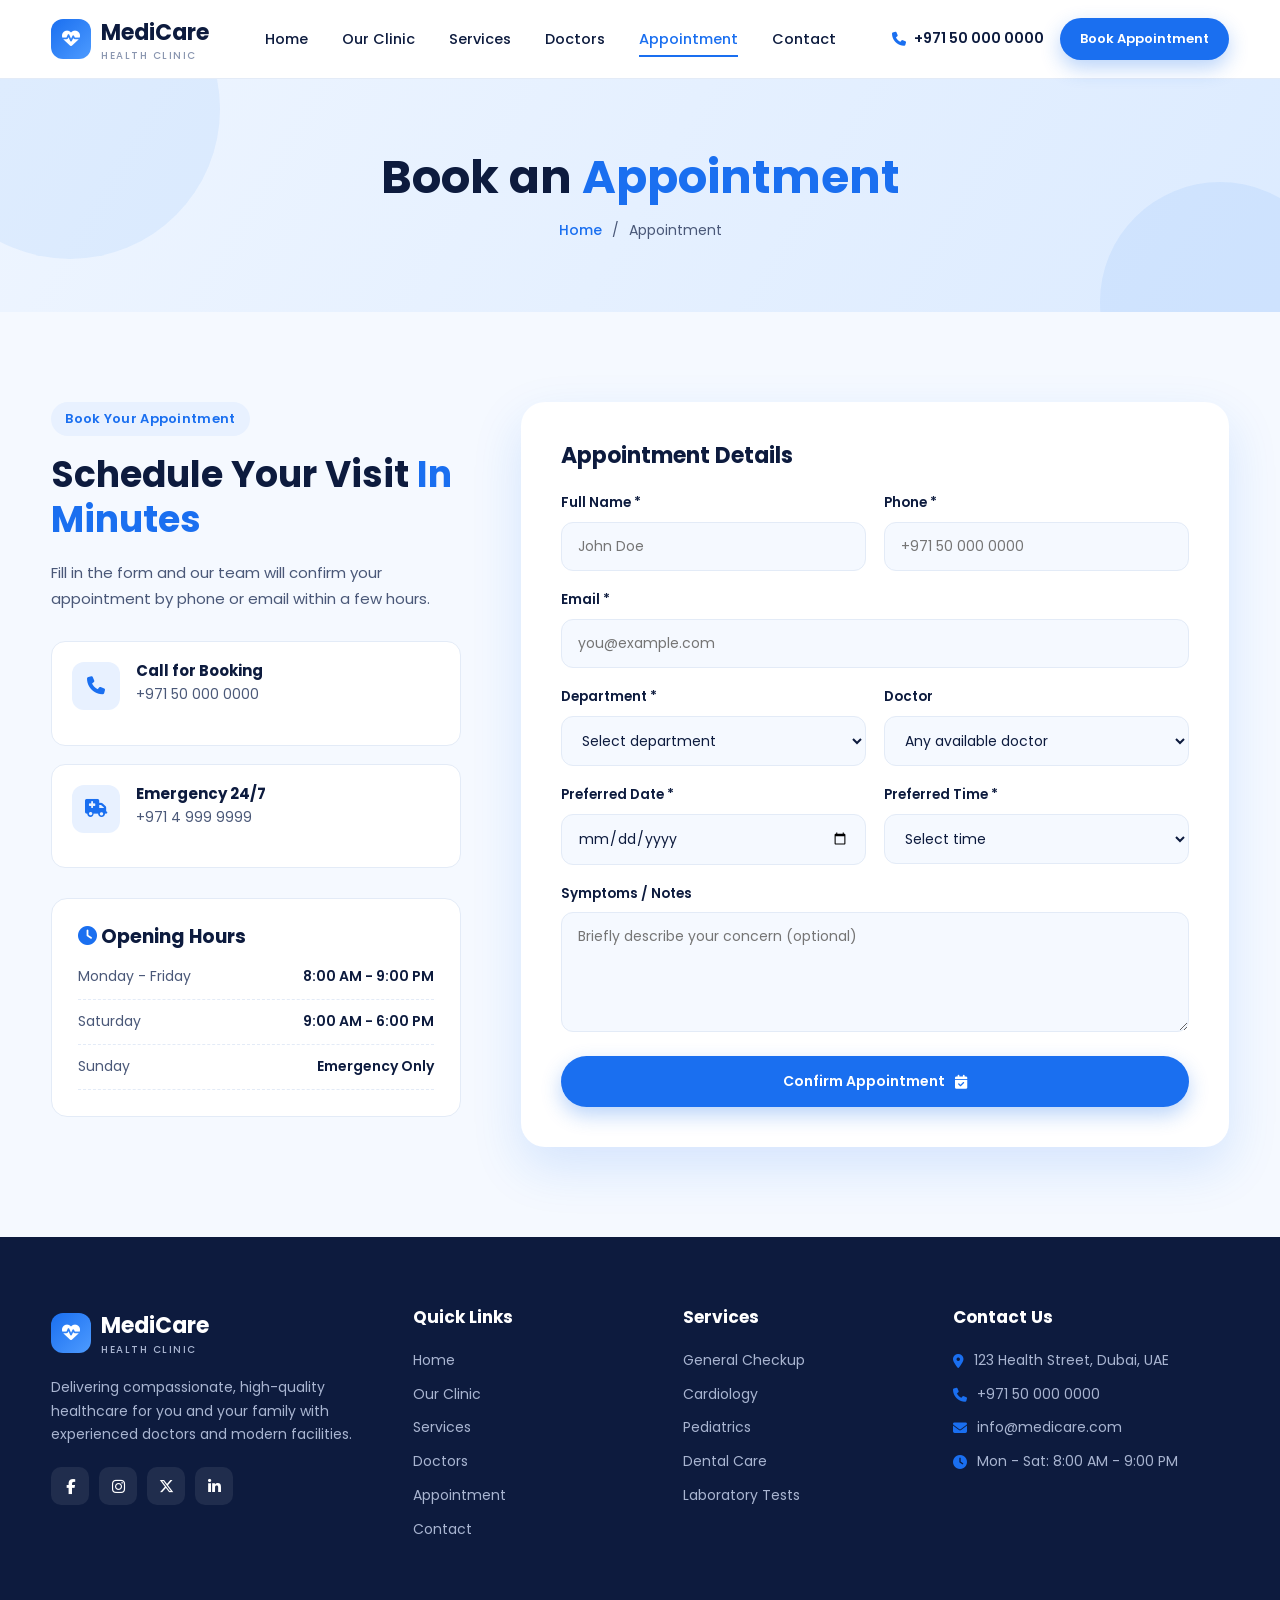
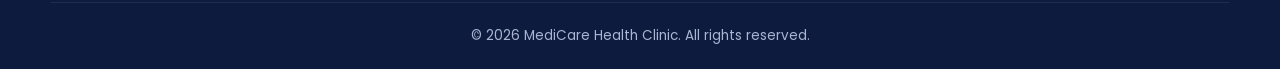
<file: appointment.html>
<!DOCTYPE html>
<html lang="en">
<head>
  <meta charset="UTF-8" />
  <meta name="viewport" content="width=device-width, initial-scale=1.0" />
  <title>Book Appointment | MediCare Health Clinic</title>
  <link rel="preconnect" href="https://fonts.googleapis.com" />
  <link href="https://fonts.googleapis.com/css2?family=Poppins:wght@400;500;600;700&display=swap" rel="stylesheet" />
  <link rel="stylesheet" href="https://cdnjs.cloudflare.com/ajax/libs/font-awesome/6.5.1/css/all.min.css" />
  <link rel="stylesheet" href="css/style.css" />
</head>
<body>
  <div id="site-header"></div>

  <section class="page-hero">
    <div class="container">
      <h1>Book an <span>Appointment</span></h1>
      <div class="breadcrumb"><a href="index.html">Home</a> / <span>Appointment</span></div>
    </div>
  </section>

  <section class="section section-alt">
    <div class="container split" style="align-items:start">
      <div class="reveal">
        <span class="tag">Book Your Appointment</span>
        <h2>Schedule Your Visit <span style="color:var(--primary)">In Minutes</span></h2>
        <p>Fill in the form and our team will confirm your appointment by phone or email within a few hours.</p>

        <div class="info-list" style="margin:30px 0">
          <div class="info-item"><i class="fa-solid fa-phone"></i><div><h4>Call for Booking</h4><p>+971 50 000 0000</p></div></div>
          <div class="info-item"><i class="fa-solid fa-truck-medical"></i><div><h4>Emergency 24/7</h4><p>+971 4 999 9999</p></div></div>
        </div>

        <div class="card" style="padding:26px">
          <h3 style="margin-bottom:16px"><i class="fa-solid fa-clock" style="color:var(--primary)"></i> Opening Hours</h3>
          <ul class="hours">
            <li><span>Monday - Friday</span><span>8:00 AM - 9:00 PM</span></li>
            <li><span>Saturday</span><span>9:00 AM - 6:00 PM</span></li>
            <li><span>Sunday</span><span>Emergency Only</span></li>
          </ul>
        </div>
      </div>

      <div class="form-card reveal">
        <h3 style="font-size:22px;margin-bottom:22px">Appointment Details</h3>
        <form data-form="appointments" novalidate>
          <div class="form-grid">
            <div class="form-group">
              <label for="name">Full Name *</label>
              <input id="name" name="name" type="text" placeholder="John Doe" required />
              <span class="err">Please enter your name</span>
            </div>
            <div class="form-group">
              <label for="phone">Phone *</label>
              <input id="phone" name="phone" type="tel" placeholder="+971 50 000 0000" required />
              <span class="err">Please enter a valid phone number</span>
            </div>
            <div class="form-group full">
              <label for="email">Email *</label>
              <input id="email" name="email" type="email" placeholder="you@example.com" required />
              <span class="err">Please enter a valid email</span>
            </div>
            <div class="form-group">
              <label for="department">Department *</label>
              <select id="department" name="department" required>
                <option value="">Select department</option>
                <option>General Checkup</option>
                <option>Cardiology</option>
                <option>Pediatrics</option>
                <option>Neurology</option>
                <option>Dermatology</option>
                <option>Dental Care</option>
                <option>Orthopedics</option>
                <option>Eye Care</option>
              </select>
              <span class="err">Please select a department</span>
            </div>
            <div class="form-group">
              <label for="doctor">Doctor</label>
              <select id="doctor" name="doctor">
                <option value="">Any available doctor</option>
                <option>Dr. James Wilson</option>
                <option>Dr. Sarah Lewis</option>
                <option>Dr. Michael Brown</option>
                <option>Dr. Emily Carter</option>
                <option>Dr. Robert Davis</option>
                <option>Dr. Olivia Martin</option>
                <option>Dr. Daniel Lee</option>
                <option>Dr. Fatima Noor</option>
              </select>
            </div>
            <div class="form-group">
              <label for="date">Preferred Date *</label>
              <input id="date" name="date" type="date" required />
              <span class="err">Please choose a date</span>
            </div>
            <div class="form-group">
              <label for="time">Preferred Time *</label>
              <select id="time" name="time" required>
                <option value="">Select time</option>
                <option>09:00 AM</option>
                <option>10:00 AM</option>
                <option>11:00 AM</option>
                <option>12:00 PM</option>
                <option>02:00 PM</option>
                <option>03:00 PM</option>
                <option>04:00 PM</option>
                <option>05:00 PM</option>
                <option>06:00 PM</option>
              </select>
              <span class="err">Please choose a time</span>
            </div>
            <div class="form-group full">
              <label for="message">Symptoms / Notes</label>
              <textarea id="message" name="message" placeholder="Briefly describe your concern (optional)"></textarea>
            </div>
          </div>
          <button type="submit" class="btn btn-primary" style="margin-top:24px;width:100%;justify-content:center">
            Confirm Appointment <i class="fa-solid fa-calendar-check"></i>
          </button>
          <div class="form-success"><i class="fa-solid fa-circle-check"></i> Thank you! Your appointment request has been received. We'll contact you shortly to confirm.</div>
        </form>
      </div>
    </div>
  </section>

  <div id="site-footer"></div>
  <script src="js/main.js"></script>
</body>
</html>
</file>
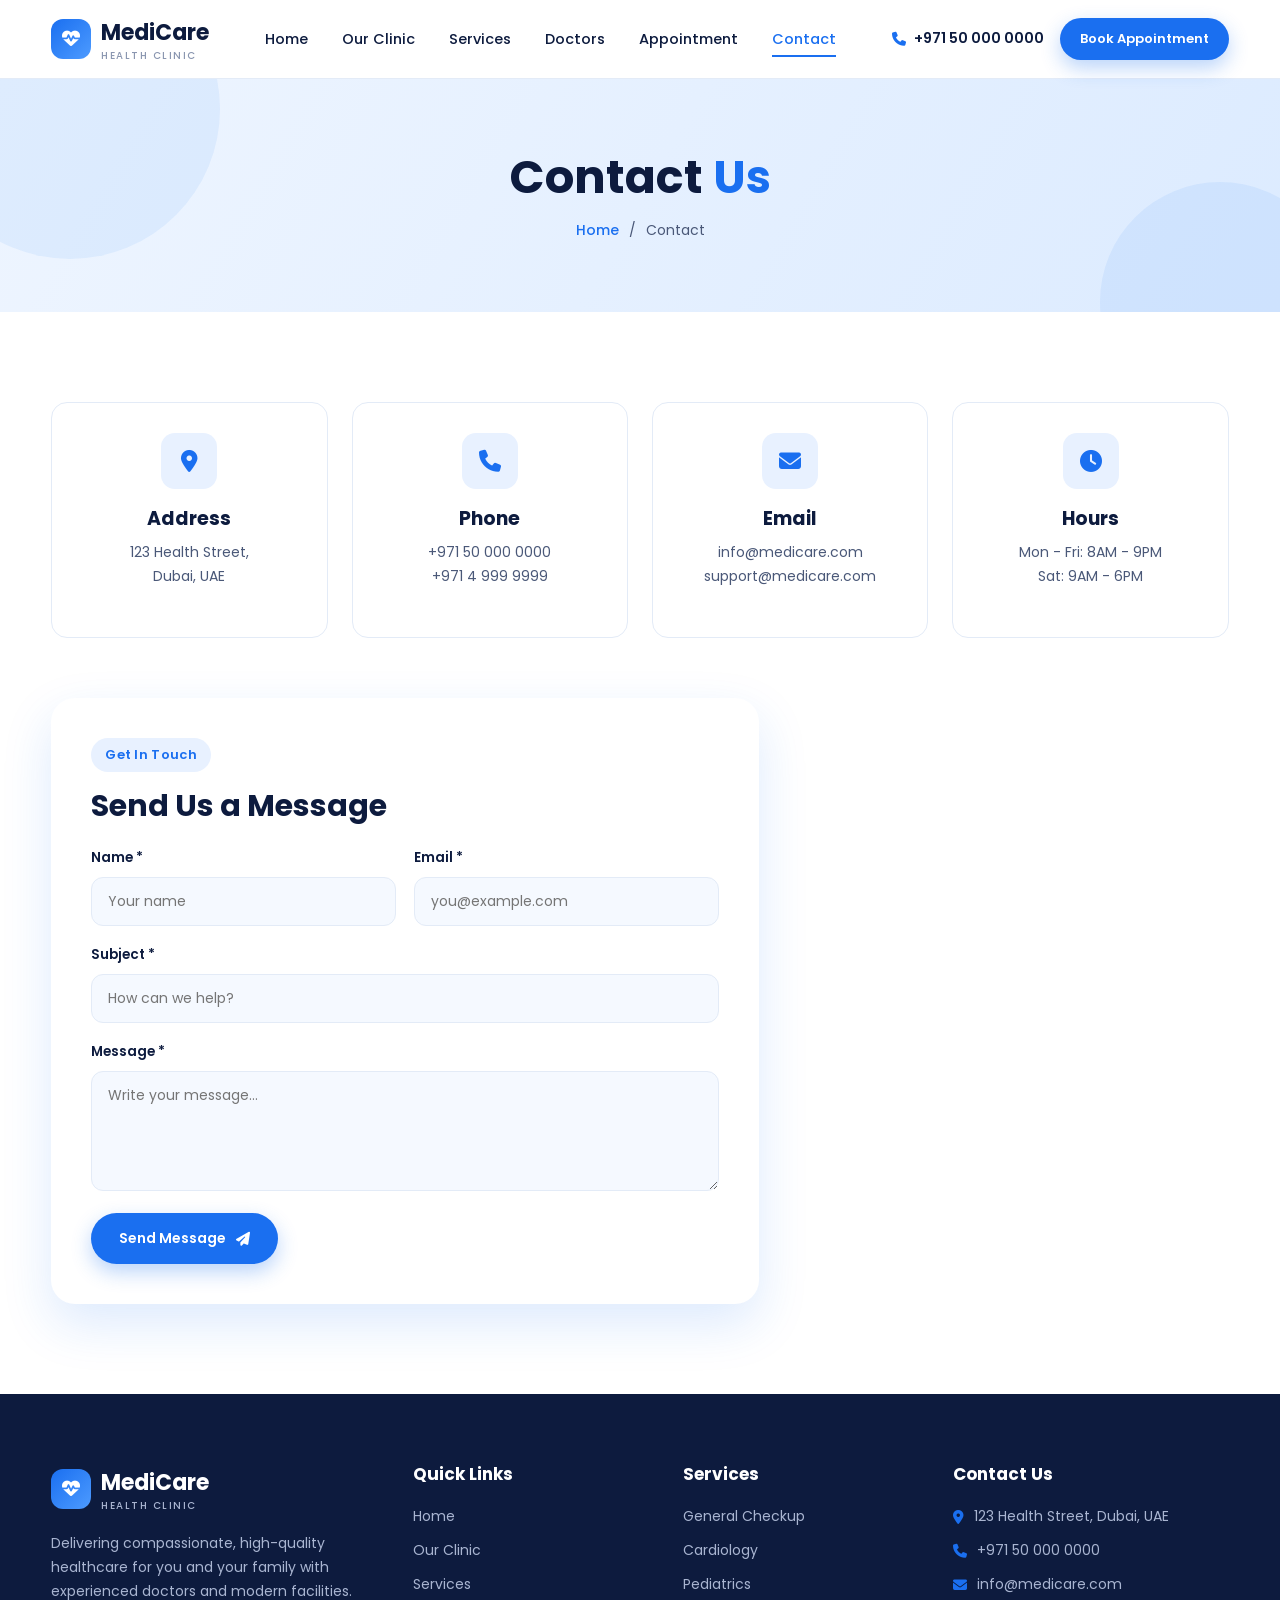
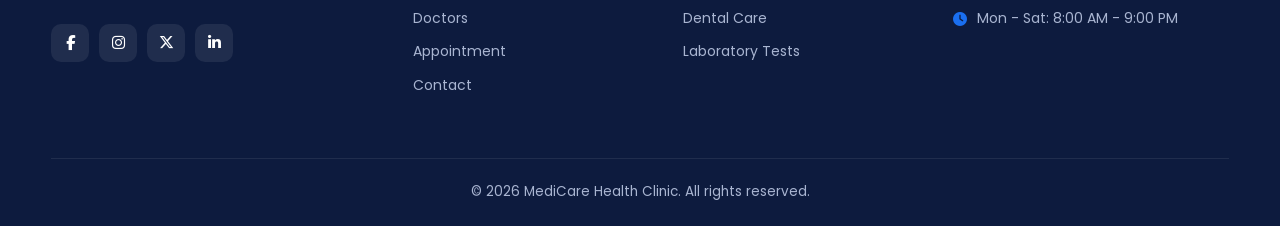
<file: contact.html>
<!DOCTYPE html>
<html lang="en">
<head>
  <meta charset="UTF-8" />
  <meta name="viewport" content="width=device-width, initial-scale=1.0" />
  <title>Contact Us | MediCare Health Clinic</title>
  <link rel="preconnect" href="https://fonts.googleapis.com" />
  <link href="https://fonts.googleapis.com/css2?family=Poppins:wght@400;500;600;700&display=swap" rel="stylesheet" />
  <link rel="stylesheet" href="https://cdnjs.cloudflare.com/ajax/libs/font-awesome/6.5.1/css/all.min.css" />
  <link rel="stylesheet" href="css/style.css" />
</head>
<body>
  <div id="site-header"></div>

  <section class="page-hero">
    <div class="container">
      <h1>Contact <span>Us</span></h1>
      <div class="breadcrumb"><a href="index.html">Home</a> / <span>Contact</span></div>
    </div>
  </section>

  <section class="section">
    <div class="container">
      <div class="grid-4" style="margin-bottom:60px">
        <div class="card reveal" style="text-align:center"><div class="icon-box" style="margin:0 auto 18px"><i class="fa-solid fa-location-dot"></i></div><h3>Address</h3><p>123 Health Street,<br />Dubai, UAE</p></div>
        <div class="card reveal" style="text-align:center"><div class="icon-box" style="margin:0 auto 18px"><i class="fa-solid fa-phone"></i></div><h3>Phone</h3><p>+971 50 000 0000<br />+971 4 999 9999</p></div>
        <div class="card reveal" style="text-align:center"><div class="icon-box" style="margin:0 auto 18px"><i class="fa-solid fa-envelope"></i></div><h3>Email</h3><p>info@medicare.com<br />support@medicare.com</p></div>
        <div class="card reveal" style="text-align:center"><div class="icon-box" style="margin:0 auto 18px"><i class="fa-solid fa-clock"></i></div><h3>Hours</h3><p>Mon - Fri: 8AM - 9PM<br />Sat: 9AM - 6PM</p></div>
      </div>

      <div class="split" style="align-items:start">
        <div class="form-card reveal">
          <span class="tag">Get In Touch</span>
          <h2 style="font-size:30px;margin-bottom:22px">Send Us a Message</h2>
          <form data-form="messages" novalidate>
            <div class="form-grid">
              <div class="form-group">
                <label for="cname">Name *</label>
                <input id="cname" name="name" type="text" placeholder="Your name" required />
                <span class="err">Please enter your name</span>
              </div>
              <div class="form-group">
                <label for="cemail">Email *</label>
                <input id="cemail" name="email" type="email" placeholder="you@example.com" required />
                <span class="err">Please enter a valid email</span>
              </div>
              <div class="form-group full">
                <label for="subject">Subject *</label>
                <input id="subject" name="subject" type="text" placeholder="How can we help?" required />
                <span class="err">Please enter a subject</span>
              </div>
              <div class="form-group full">
                <label for="cmessage">Message *</label>
                <textarea id="cmessage" name="message" placeholder="Write your message..." required></textarea>
                <span class="err">Please enter a message</span>
              </div>
            </div>
            <button type="submit" class="btn btn-primary" style="margin-top:22px">Send Message <i class="fa-solid fa-paper-plane"></i></button>
            <div class="form-success"><i class="fa-solid fa-circle-check"></i> Thanks for reaching out! We'll get back to you within 24 hours.</div>
          </form>
        </div>
        <div class="reveal">
          <iframe class="map" src="https://www.google.com/maps?q=Dubai%20Healthcare%20City&output=embed" loading="lazy" title="Clinic location"></iframe>
        </div>
      </div>
    </div>
  </section>

  <div id="site-footer"></div>
  <script src="js/main.js"></script>
</body>
</html>
</file>
<file: css/style.css>
:root {
  --primary: #1a6ff0;
  --primary-dark: #0f56c4;
  --primary-light: #e8f1ff;
  --accent: #27c4a8;
  --dark: #0d1b3e;
  --text: #4a5878;
  --muted: #8a96b0;
  --bg: #f5f9ff;
  --white: #ffffff;
  --border: #e3ebf7;
  --radius: 16px;
  --shadow: 0 10px 30px rgba(26, 111, 240, 0.08);
  --shadow-lg: 0 20px 50px rgba(26, 111, 240, 0.15);
}

* { margin: 0; padding: 0; box-sizing: border-box; }

html { scroll-behavior: smooth; }

body {
  font-family: "Poppins", sans-serif;
  color: var(--text);
  background: var(--white);
  line-height: 1.7;
  font-size: 15px;
}

img { max-width: 100%; display: block; background: var(--primary-light); }
a { text-decoration: none; color: inherit; }
ul { list-style: none; }

h1, h2, h3, h4 { color: var(--dark); line-height: 1.25; font-weight: 700; }

.container { width: min(1180px, 92%); margin: 0 auto; }
.section { padding: 90px 0; }
.section-alt { background: var(--bg); }

.tag {
  display: inline-flex;
  align-items: center;
  gap: 8px;
  background: var(--primary-light);
  color: var(--primary);
  font-size: 13px;
  font-weight: 600;
  padding: 6px 14px;
  border-radius: 50px;
  margin-bottom: 16px;
  letter-spacing: 0.3px;
}

.section-head { text-align: center; max-width: 640px; margin: 0 auto 50px; }
.section-head h2 { font-size: 38px; margin-bottom: 14px; }
.section-head h2 span, .hero h1 span, .page-hero h1 span { color: var(--primary); }

/* Buttons */
.btn {
  display: inline-flex;
  align-items: center;
  gap: 10px;
  padding: 13px 26px;
  border-radius: 50px;
  font-weight: 600;
  font-size: 14px;
  border: 2px solid transparent;
  cursor: pointer;
  transition: all 0.3s ease;
  font-family: inherit;
}
.btn-primary { background: var(--primary); color: var(--white); box-shadow: 0 8px 20px rgba(26, 111, 240, 0.3); }
.btn-primary:hover { background: var(--primary-dark); transform: translateY(-2px); }
.btn-outline { border-color: var(--primary); color: var(--primary); background: var(--white); }
.btn-outline:hover { background: var(--primary); color: var(--white); }
.btn-white { background: var(--white); color: var(--primary); }
.btn-white:hover { transform: translateY(-2px); box-shadow: var(--shadow-lg); }
.btn-sm { padding: 8px 18px; font-size: 13px; }

.link-arrow { color: var(--primary); font-weight: 600; font-size: 14px; display: inline-flex; gap: 8px; align-items: center; }
.link-arrow i { transition: transform 0.3s; }
.link-arrow:hover i { transform: translateX(4px); }

/* Header */
.header {
  position: sticky;
  top: 0;
  z-index: 100;
  background: rgba(255, 255, 255, 0.95);
  backdrop-filter: blur(10px);
  border-bottom: 1px solid var(--border);
}
.nav { display: flex; align-items: center; justify-content: space-between; height: 78px; }
.logo { display: flex; align-items: center; gap: 10px; font-weight: 700; font-size: 22px; color: var(--dark); }
.logo-icon {
  width: 40px; height: 40px; border-radius: 12px;
  background: linear-gradient(135deg, var(--primary), #4d9bff);
  color: var(--white); display: grid; place-items: center; font-size: 18px;
}
.logo small { display: block; font-size: 10px; font-weight: 500; color: var(--muted); letter-spacing: 1.5px; margin-top: -4px; }
.nav-links { display: flex; gap: 34px; }
.nav-links a { font-weight: 500; font-size: 14.5px; color: var(--dark); position: relative; padding: 6px 0; }
.nav-links a::after {
  content: ""; position: absolute; left: 0; bottom: 0; width: 0; height: 2px;
  background: var(--primary); transition: width 0.3s;
}
.nav-links a:hover, .nav-links a.active { color: var(--primary); }
.nav-links a:hover::after, .nav-links a.active::after { width: 100%; }
.nav-actions { display: flex; align-items: center; gap: 16px; }
.nav-phone { display: flex; align-items: center; gap: 8px; font-weight: 600; color: var(--dark); font-size: 14px; }
.nav-phone i { color: var(--primary); }
.menu-toggle { display: none; background: none; border: none; font-size: 24px; color: var(--dark); cursor: pointer; }

/* Hero */
.hero {
  background: linear-gradient(120deg, #eef5ff 0%, #f8fbff 50%, #dcebff 100%);
  padding: 70px 0 0;
  overflow: hidden;
}
.hero-grid { display: grid; grid-template-columns: 1.05fr 1fr; gap: 40px; align-items: center; }
.hero h1 { font-size: 54px; margin-bottom: 20px; }
.hero p { font-size: 16.5px; max-width: 500px; margin-bottom: 32px; }
.hero-btns { display: flex; gap: 14px; flex-wrap: wrap; margin-bottom: 44px; }
.hero-features { display: flex; gap: 30px; flex-wrap: wrap; padding-bottom: 60px; }
.hero-feature { display: flex; gap: 12px; align-items: center; font-size: 13px; }
.hero-feature i {
  width: 42px; height: 42px; border-radius: 12px; background: var(--white);
  color: var(--primary); display: grid; place-items: center; box-shadow: var(--shadow);
}
.hero-feature strong { display: block; color: var(--dark); font-size: 14px; }
.hero-img { position: relative; align-self: end; }
.hero-img .blob {
  position: absolute; width: 440px; height: 440px; border-radius: 50%;
  background: linear-gradient(135deg, #b8d6ff, #e3efff);
  bottom: 0; left: 50%; transform: translateX(-50%);
}
.hero-img img {
  position: relative; z-index: 1; width: 420px; height: 520px; object-fit: cover;
  margin: 0 auto; border-radius: 220px 220px 0 0; background: transparent;
}
.float-card {
  position: absolute; z-index: 2; background: var(--white); border-radius: 14px;
  padding: 12px 16px; box-shadow: var(--shadow-lg); display: flex; gap: 12px; align-items: center;
  font-size: 12px; animation: float 4s ease-in-out infinite;
}
.float-card i { width: 38px; height: 38px; border-radius: 10px; background: var(--primary-light); color: var(--primary); display: grid; place-items: center; }
.float-card strong { display: block; color: var(--dark); font-size: 14px; }
.float-card.one { top: 70px; right: 0; }
.float-card.two { bottom: 90px; left: 0; animation-delay: 2s; }
@keyframes float { 0%, 100% { transform: translateY(0); } 50% { transform: translateY(-10px); } }

/* Page hero (inner pages) */
.page-hero {
  background: linear-gradient(120deg, #eef5ff 0%, #dcebff 100%);
  padding: 70px 0;
  text-align: center;
  position: relative;
  overflow: hidden;
}
.page-hero::before, .page-hero::after {
  content: ""; position: absolute; border-radius: 50%; background: rgba(26, 111, 240, 0.07);
}
.page-hero::before { width: 300px; height: 300px; top: -120px; left: -80px; }
.page-hero::after { width: 240px; height: 240px; bottom: -110px; right: -60px; }
.page-hero h1 { font-size: 46px; margin-bottom: 12px; }
.breadcrumb { display: flex; gap: 10px; justify-content: center; font-size: 14px; }
.breadcrumb a { color: var(--primary); font-weight: 500; }

/* Cards */
.grid-3 { display: grid; grid-template-columns: repeat(3, 1fr); gap: 26px; }
.grid-4 { display: grid; grid-template-columns: repeat(4, 1fr); gap: 24px; }
.card {
  background: var(--white); border: 1px solid var(--border); border-radius: var(--radius);
  padding: 30px; transition: all 0.3s ease;
}
.card:hover { transform: translateY(-6px); box-shadow: var(--shadow-lg); border-color: transparent; }
.icon-box {
  width: 56px; height: 56px; border-radius: 14px; background: var(--primary-light);
  color: var(--primary); display: grid; place-items: center; font-size: 22px; margin-bottom: 20px;
  transition: all 0.3s;
}
.card:hover .icon-box { background: var(--primary); color: var(--white); }
.card h3 { font-size: 19px; margin-bottom: 10px; }
.card p { font-size: 14px; margin-bottom: 18px; }

/* Home intro row */
.intro-grid { display: grid; grid-template-columns: 1.1fr 1fr 1fr 1fr; gap: 24px; }
.intro-img { border-radius: var(--radius); overflow: hidden; min-height: 260px; }
.intro-img img { width: 100%; height: 100%; object-fit: cover; }

/* Split layouts */
.split { display: grid; grid-template-columns: 1fr 1fr; gap: 60px; align-items: center; }
.split h2 { font-size: 36px; margin-bottom: 18px; }
.split p { margin-bottom: 18px; }
.split-img { position: relative; }
.split-img img { border-radius: 24px; width: 100%; height: 460px; object-fit: cover; }
.exp-badge {
  position: absolute; bottom: -24px; right: 30px; background: var(--primary); color: var(--white);
  padding: 22px 26px; border-radius: 18px; box-shadow: var(--shadow-lg); text-align: center;
}
.exp-badge strong { font-size: 34px; display: block; line-height: 1; }
.exp-badge span { font-size: 13px; }
.check-list { display: grid; grid-template-columns: 1fr 1fr; gap: 12px; margin: 24px 0 30px; }
.check-list li { display: flex; gap: 10px; align-items: center; font-weight: 500; color: var(--dark); font-size: 14px; }
.check-list i { color: var(--accent); }

/* Stats */
.stats {
  display: grid; grid-template-columns: repeat(4, 1fr); gap: 20px;
  background: linear-gradient(120deg, var(--primary), #4d9bff); border-radius: 24px; padding: 44px;
  color: var(--white); text-align: center;
}
.stats strong { font-size: 40px; display: block; font-weight: 700; }
.stats span { font-size: 14px; opacity: 0.9; }

/* Doctors */
.doctor-card {
  background: var(--white); border: 1px solid var(--border); border-radius: var(--radius);
  overflow: hidden; transition: all 0.3s; text-align: center;
}
.doctor-card:hover { transform: translateY(-6px); box-shadow: var(--shadow-lg); }
.doctor-img { background: linear-gradient(180deg, #e3efff, #f5f9ff); height: 260px; overflow: hidden; }
.doctor-img img { width: 100%; height: 100%; object-fit: cover; object-position: top; background: transparent; transition: transform 0.4s; }
.doctor-card:hover .doctor-img img { transform: scale(1.05); }
.doctor-body { padding: 20px; }
.doctor-body h3 { font-size: 17px; }
.doctor-body .spec { color: var(--primary); font-size: 13px; font-weight: 500; }
.doctor-meta { display: flex; justify-content: center; gap: 14px; font-size: 12.5px; color: var(--muted); margin: 10px 0 16px; }
.doctor-meta i { color: #ffb800; }
.filter-bar { display: flex; justify-content: center; gap: 10px; flex-wrap: wrap; margin-bottom: 40px; }
.filter-btn {
  padding: 9px 20px; border-radius: 50px; border: 1px solid var(--border); background: var(--white);
  font-family: inherit; font-size: 13.5px; font-weight: 500; color: var(--text); cursor: pointer; transition: 0.3s;
}
.filter-btn.active, .filter-btn:hover { background: var(--primary); color: var(--white); border-color: var(--primary); }

/* Services */
.service-banner {
  display: grid; grid-template-columns: 1fr 1.5fr; gap: 30px; background: var(--bg);
  border-radius: 24px; overflow: hidden; align-items: center;
}
.service-banner img { height: 100%; min-height: 340px; width: 100%; object-fit: cover; }
.service-banner .content { padding: 40px 40px 40px 0; }
.mini-services { display: grid; grid-template-columns: repeat(3, 1fr); gap: 14px; margin-top: 24px; }
.mini-service {
  background: var(--white); border-radius: 12px; padding: 14px; display: flex; gap: 10px; align-items: center;
  font-size: 13px; font-weight: 600; color: var(--dark);
}
.mini-service i { color: var(--primary); font-size: 18px; }

/* Steps */
.steps { display: grid; grid-template-columns: repeat(4, 1fr); gap: 24px; counter-reset: step; }
.step { text-align: center; position: relative; padding: 0 10px; }
.step-num {
  width: 70px; height: 70px; border-radius: 50%; margin: 0 auto 18px; background: var(--white);
  border: 2px dashed var(--primary); color: var(--primary); display: grid; place-items: center; font-size: 24px;
}
.step h3 { font-size: 17px; margin-bottom: 8px; }
.step p { font-size: 14px; }

/* CTA */
.cta {
  background: linear-gradient(120deg, var(--primary), #4d9bff); border-radius: 24px; padding: 50px;
  display: flex; justify-content: space-between; align-items: center; gap: 30px; color: var(--white);
  position: relative; overflow: hidden;
}
.cta::after {
  content: ""; position: absolute; width: 260px; height: 260px; border-radius: 50%;
  background: rgba(255, 255, 255, 0.1); right: -60px; top: -80px;
}
.cta h2 { color: var(--white); font-size: 32px; margin-bottom: 8px; }
.cta > * { position: relative; z-index: 1; }

/* Forms */
.form-card { background: var(--white); border-radius: 24px; padding: 40px; box-shadow: var(--shadow-lg); }
.form-grid { display: grid; grid-template-columns: 1fr 1fr; gap: 18px; }
.form-group { display: flex; flex-direction: column; gap: 7px; }
.form-group.full { grid-column: 1 / -1; }
.form-group label { font-size: 13.5px; font-weight: 600; color: var(--dark); }
.form-group input, .form-group select, .form-group textarea {
  padding: 13px 16px; border: 1px solid var(--border); border-radius: 12px; font-family: inherit;
  font-size: 14px; color: var(--dark); background: var(--bg); transition: 0.3s; outline: none;
}
.form-group textarea { resize: vertical; min-height: 120px; }
.form-group input:focus, .form-group select:focus, .form-group textarea:focus {
  border-color: var(--primary); background: var(--white); box-shadow: 0 0 0 4px rgba(26, 111, 240, 0.1);
}
.form-group.error input, .form-group.error select, .form-group.error textarea { border-color: #e5484d; }
.form-group .err { color: #e5484d; font-size: 12px; display: none; }
.form-group.error .err { display: block; }
.form-success {
  display: none; background: #e7f9f4; color: #138a6f; border-radius: 12px; padding: 14px 18px;
  margin-top: 18px; font-weight: 500; font-size: 14px;
}
.form-success.show { display: flex; gap: 10px; align-items: center; }

.info-list { display: grid; gap: 18px; }
.info-item { display: flex; gap: 16px; align-items: flex-start; background: var(--white); padding: 20px; border-radius: 14px; border: 1px solid var(--border); }
.info-item i {
  width: 48px; height: 48px; border-radius: 12px; background: var(--primary-light); color: var(--primary);
  display: grid; place-items: center; font-size: 18px; flex-shrink: 0;
}
.info-item h4 { font-size: 15px; margin-bottom: 2px; }
.info-item p { font-size: 14px; }
.map { border-radius: 24px; overflow: hidden; height: 400px; border: 0; width: 100%; }

.hours { display: grid; gap: 10px; }
.hours li { display: flex; justify-content: space-between; border-bottom: 1px dashed var(--border); padding-bottom: 10px; font-size: 14px; }
.hours li span:last-child { font-weight: 600; color: var(--dark); }

/* Testimonials */
.testimonial { background: var(--white); border-radius: var(--radius); padding: 30px; border: 1px solid var(--border); }
.testimonial .stars { color: #ffb800; margin-bottom: 12px; font-size: 13px; }
.testimonial p { font-style: italic; margin-bottom: 20px; }
.testimonial .person { display: flex; gap: 12px; align-items: center; }
.testimonial .person img { width: 48px; height: 48px; border-radius: 50%; object-fit: cover; }
.testimonial .person strong { color: var(--dark); display: block; font-size: 15px; }
.testimonial .person span { font-size: 13px; }

/* Footer */
.footer { background: var(--dark); color: #a9b5d1; padding: 70px 0 0; margin-top: 0; }
.footer-grid { display: grid; grid-template-columns: 1.4fr 1fr 1fr 1.2fr; gap: 40px; }
.footer .logo { color: var(--white); margin-bottom: 18px; }
.footer h4 { color: var(--white); font-size: 17px; margin-bottom: 20px; }
.footer ul li { margin-bottom: 10px; font-size: 14px; }
.footer ul a:hover { color: var(--white); padding-left: 4px; }
.footer ul a { transition: 0.3s; }
.footer p { font-size: 14px; }
.socials { display: flex; gap: 10px; margin-top: 20px; }
.socials a {
  width: 38px; height: 38px; border-radius: 10px; background: rgba(255, 255, 255, 0.08);
  display: grid; place-items: center; color: var(--white); transition: 0.3s;
}
.socials a:hover { background: var(--primary); }
.footer-contact li { display: flex; gap: 10px; }
.footer-contact i { color: var(--primary); margin-top: 5px; }
.footer-bottom { border-top: 1px solid rgba(255, 255, 255, 0.08); margin-top: 50px; padding: 22px 0; text-align: center; font-size: 13.5px; }

/* Reveal animation */
.reveal { opacity: 0; transform: translateY(30px); transition: all 0.7s ease; }
.reveal.visible { opacity: 1; transform: translateY(0); }

/* Responsive */
@media (max-width: 1024px) {
  .hero h1 { font-size: 44px; }
  .intro-grid { grid-template-columns: 1fr 1fr; }
  .grid-4, .steps { grid-template-columns: repeat(2, 1fr); }
  .footer-grid { grid-template-columns: 1fr 1fr; }
  .nav-phone { display: none; }
}

@media (max-width: 860px) {
  .menu-toggle { display: block; }
  .nav-links {
    position: absolute; top: 78px; left: 0; right: 0; background: var(--white); flex-direction: column;
    gap: 0; padding: 10px 4%; border-bottom: 1px solid var(--border); display: none;
  }
  .nav-links.open { display: flex; }
  .nav-links a { padding: 12px 0; border-bottom: 1px solid var(--border); }
  .nav-links a::after { display: none; }
  .nav-actions .btn { display: none; }
  .hero-grid, .split, .service-banner { grid-template-columns: 1fr; }
  .hero { padding-top: 50px; }
  .hero-img img { width: 340px; height: 420px; }
  .hero-img .blob { width: 360px; height: 360px; }
  .grid-3 { grid-template-columns: 1fr 1fr; }
  .stats { grid-template-columns: 1fr 1fr; }
  .service-banner .content { padding: 0 30px 30px; }
  .cta { flex-direction: column; text-align: center; }
  .section { padding: 70px 0; }
  .section-head h2, .split h2 { font-size: 30px; }
}

@media (max-width: 600px) {
  .hero h1 { font-size: 36px; }
  .page-hero h1 { font-size: 34px; }
  .intro-grid, .grid-3, .grid-4, .steps, .form-grid, .footer-grid, .check-list, .mini-services { grid-template-columns: 1fr; }
  .float-card { display: none; }
  .form-card { padding: 26px; }
  .cta { padding: 34px 24px; }
  .stats { padding: 30px; }
}
</file>
